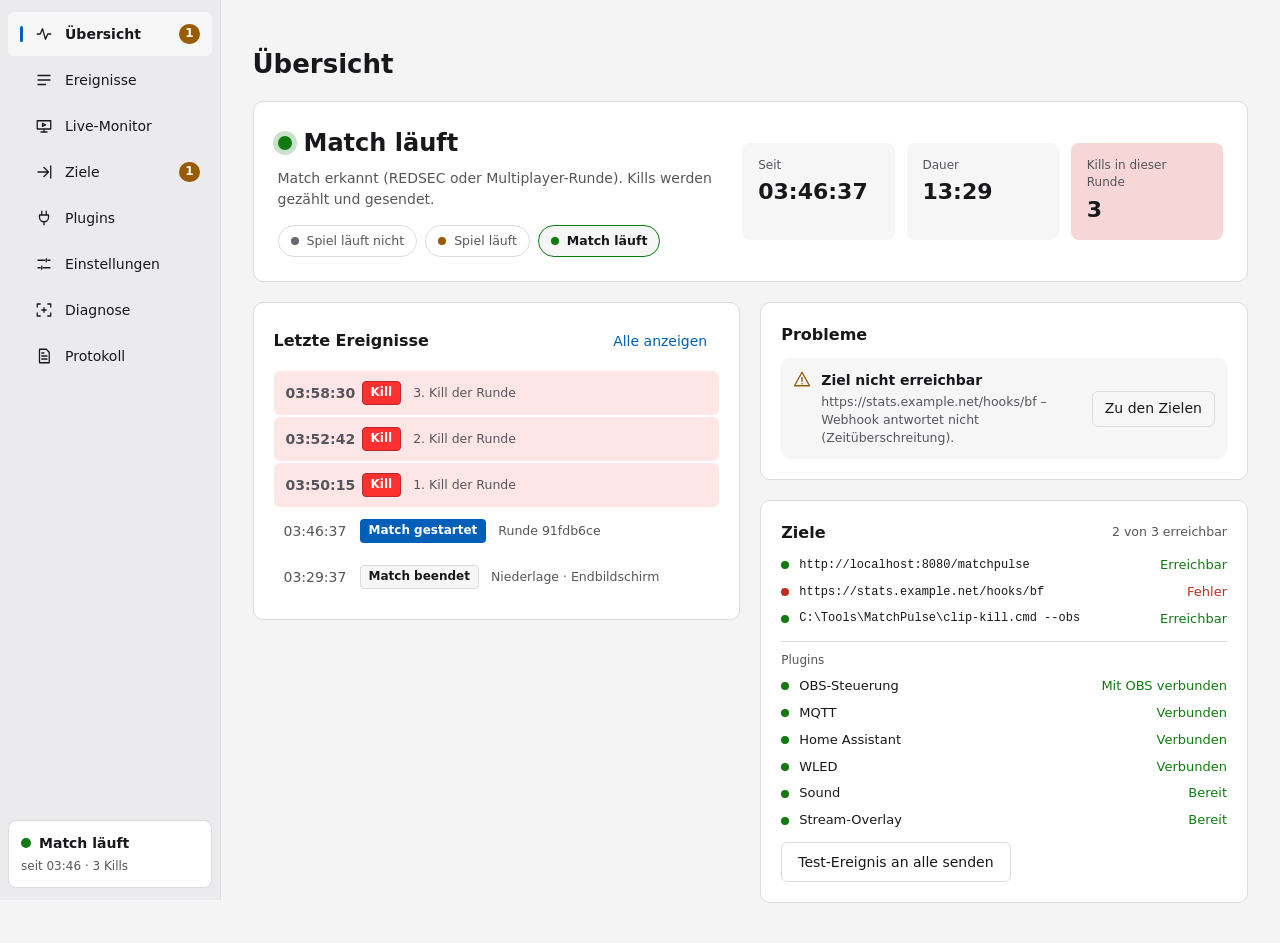
<file: src/MatchPulse/ui/index.html>
<!doctype html>
<html lang="de" data-theme="dark">
<head>
<meta charset="utf-8">
<meta name="viewport" content="width=device-width, initial-scale=1">
<meta http-equiv="Content-Security-Policy" content="default-src 'self'; img-src 'self' data: https://matchpulse.local; style-src 'self' 'unsafe-inline'; script-src 'self'">
<title>MatchPulse</title>
<link rel="stylesheet" href="css/tokens.css">
<link rel="stylesheet" href="css/app.css">
</head>
<body>
<div class="app">
  <nav class="sidebar" aria-label="Bereiche">
    <div id="nav" style="display:flex;flex-direction:column;gap:2px"></div>
    <div id="side-status" class="side-status"></div>
  </nav>
  <main id="main" class="main">
    <div id="toast" aria-live="polite"></div>
    <div id="main-content" class="stack" style="gap:20px"></div>
  </main>
</div>
<script src="js/i18n.js"></script>
<script src="js/mock-data.js"></script>
<script src="js/bridge.js"></script>
<script src="js/app.js"></script>
</body>
</html>
</file>
<file: src/MatchPulse/ui/css/tokens.css>
/* MatchPulse UI – Design-Tokens.
   Alle Farben, Schriften, Radien und Abstände der Oberfläche stehen hier.
   Das Design wird über das Attribut data-theme="dark|light" auf <html> gewählt
   (app.js setzt es aus der Einstellung "Design" bzw. aus prefers-color-scheme). */

:root,
:root[data-theme="dark"] {
  --bg: #1b1c1e;
  --side: #202124;
  --surface: #2a2b2e;
  --surface2: #323337;
  --hover: #3a3b40;
  --border: #3d3e43;
  --text: #f2f2f3;
  --muted: #b9babe;
  --accent: #60cdff;
  --accent-fg: #06121a;
  --ok: #6ccb5f;
  --warn: #ffb757;
  --warn-fg: #1a1100;
  --err: #ff9aa6;
  --err-fg: #1b0003;
  --idle: #a7a8ad;
  --code: #17181a;
  --game-bg: #2c3138;      /* Hintergrund der Spiel-Vorschauen (Diagnose, Kill-Markierung) */
  --game-frame: #3b4148;
  --game-text: #c9ced6;
  color-scheme: dark;
}

:root[data-theme="light"] {
  --bg: #f4f4f5;
  --side: #ebebed;
  --surface: #ffffff;
  --surface2: #f6f6f7;
  --hover: #e6e6e9;
  --border: #dcdce0;
  --text: #18181b;
  --muted: #55565c;
  --accent: #005fb8;
  --accent-fg: #ffffff;
  --ok: #0f7b0f;
  --warn: #9a5b00;
  --warn-fg: #ffffff;
  --err: #c42b1c;
  --err-fg: #ffffff;
  --idle: #686970;
  --code: #f1f1f3;
  color-scheme: light;
}

:root {
  --font: "Segoe UI Variable Text", "Segoe UI", system-ui, sans-serif;
  --font-display: "Segoe UI Variable Display", "Segoe UI", system-ui, sans-serif;
  --font-mono: "Cascadia Mono", Consolas, monospace;
  --fs-base: 14px;
  --fs-small: 12.5px;
  --fs-caption: 12px;
  --fs-h1: 26px;
  --fs-h2: 16px;
  --radius-s: 4px;
  --radius: 6px;
  --radius-m: 8px;
  --radius-l: 10px;
  --gap: 20px;
  --hit: 44px;          /* Mindesthöhe klickbarer Zeilen */
  --sidebar-w: 220px;
}
</file>
<file: src/MatchPulse/ui/css/app.css>
/* MatchPulse UI – Bausteine. Nur Tokens aus tokens.css verwenden. */

* { box-sizing: border-box; }
html, body { margin: 0; height: 100%; }
body { background: var(--bg); color: var(--text); font: var(--fs-base)/1.45 var(--font); }
button, select, input { font: inherit; color: inherit; }
button { cursor: pointer; }
button:disabled { cursor: default; opacity: .45; }
:focus-visible { outline: 2px solid var(--accent); outline-offset: 2px; }
h1 { margin: 0; font: 600 var(--fs-h1)/1.25 var(--font-display); }
h2 { margin: 0; font-size: var(--fs-h2); font-weight: 600; }
h3, .section-label { margin: 0; font-size: 13px; font-weight: 600; color: var(--muted); text-transform: uppercase; letter-spacing: .04em; }
p { margin: 0; }
.muted { color: var(--muted); }
.small { font-size: var(--fs-small); }
.caption { font-size: var(--fs-caption); }
.mono { font-family: var(--font-mono); font-size: 13px; }
.num { font-variant-numeric: tabular-nums; }
.ellipsis { white-space: nowrap; overflow: hidden; text-overflow: ellipsis; min-width: 0; }
.wrap-any { overflow-wrap: anywhere; }

/* Layout */
.app { display: flex; flex-wrap: wrap; min-height: 100vh; }
.sidebar { flex: 1 1 var(--sidebar-w); max-width: 100%; padding: 12px 8px; background: var(--side); border-right: 1px solid var(--border); display: flex; flex-direction: column; gap: 2px; }
.main { flex: 999 1 560px; min-width: 0; padding: 28px 32px 40px; display: flex; flex-direction: column; gap: var(--gap); }
.stack { display: flex; flex-direction: column; gap: 16px; }
.stack-s { display: flex; flex-direction: column; gap: 8px; }
.row-flex { display: flex; flex-wrap: wrap; align-items: center; gap: 12px; }
.cols { display: flex; flex-wrap: wrap; gap: var(--gap); align-items: flex-start; }
.grow { flex: 1; }
.narrow { max-width: 980px; }

/* Navigation */
.nav-item { display: flex; align-items: center; gap: 12px; min-height: var(--hit); padding: 0 12px; border: 0; border-radius: var(--radius); background: transparent; text-align: left; }
.nav-item:hover { background: var(--hover); }
.nav-item[aria-current="page"] { background: var(--surface2); font-weight: 600; }
.nav-item .bar { width: 3px; height: 16px; border-radius: 2px; background: transparent; }
.nav-item[aria-current="page"] .bar { background: var(--accent); }
.nav-item .label { flex: 1; }
.count { min-width: 20px; height: 20px; padding: 0 6px; border-radius: 10px; background: var(--warn); color: var(--warn-fg); font-size: 12px; font-weight: 700; display: inline-flex; align-items: center; justify-content: center; }
.side-status { margin-top: auto; padding: 12px; border-radius: var(--radius-m); background: var(--surface); border: 1px solid var(--border); display: flex; flex-direction: column; gap: 4px; }

/* Flächen */
.card { padding: 20px; border-radius: var(--radius-l); background: var(--surface); border: 1px solid var(--border); display: flex; flex-direction: column; gap: 12px; }
.card.flush { padding: 0; gap: 0; overflow: hidden; }
.tile { padding: 14px 16px; border-radius: var(--radius-m); background: var(--surface2); display: flex; flex-direction: column; gap: 2px; }
.tile .value { font-size: 22px; font-weight: 600; font-variant-numeric: tabular-nums; }
.notice { display: flex; gap: 10px; align-items: flex-start; padding: 12px; border-radius: var(--radius-m); background: var(--surface2); border: 1px solid var(--border); }
.notice.warn { border-color: var(--warn); }
.notice.error { color: var(--err); }
.empty { padding: 24px; border-radius: var(--radius-l); border: 1px dashed var(--border); color: var(--muted); }
.toast { display: flex; align-items: center; gap: 10px; padding: 10px 14px; border-radius: var(--radius-m); background: var(--surface2); border: 1px solid var(--border); }

/* Status */
.dot { width: 8px; height: 8px; border-radius: 50%; flex: none; background: var(--idle); display: inline-block; }
.dot.l { width: 14px; height: 14px; }
.s-off { --s: var(--idle); } .s-game { --s: var(--warn); } .s-match { --s: var(--ok); }
.st-ok { --s: var(--ok); } .st-err { --s: var(--err); } .st-warn { --s: var(--warn); } .st-idle { --s: var(--idle); }
[class*="s-"] .dot, [class*="st-"] .dot, .dot[class*="s-"], .dot[class*="st-"] { background: var(--s); }
.status-text { display: inline-flex; align-items: center; gap: 6px; font-size: 13px; font-weight: 600; color: var(--s); }
.st-idle.status-text { color: var(--muted); }
.halo { box-shadow: 0 0 0 5px color-mix(in srgb, var(--s) 22%, transparent); }
.steps { display: flex; flex-wrap: wrap; gap: 8px; }
.step { display: inline-flex; align-items: center; gap: 8px; padding: 6px 12px; border-radius: 16px; font-size: 12.5px; border: 1px solid var(--border); color: var(--muted); }
.step.on { border-color: var(--s); background: var(--surface2); color: var(--text); font-weight: 600; }

/* Knöpfe */
.btn { min-height: 40px; padding: 0 16px; border: 1px solid var(--border); border-radius: var(--radius); background: transparent; white-space: nowrap; }
.btn:hover:not(:disabled) { background: var(--hover); }
.btn.s { min-height: 36px; padding: 0 12px; }
.btn.primary { border: 0; background: var(--accent); color: var(--accent-fg); font-weight: 600; }
.btn.primary:hover:not(:disabled) { background: color-mix(in srgb, var(--accent) 88%, var(--text)); }
.btn.danger { color: var(--err); }
.btn.danger-solid { border: 0; background: var(--err); color: var(--err-fg); font-weight: 600; }
.btn.link { border: 0; color: var(--accent); }
.icon-btn { width: 36px; height: 36px; border: 0; border-radius: var(--radius); background: transparent; display: inline-flex; align-items: center; justify-content: center; }
.icon-btn:hover { background: var(--hover); }
.segmented { display: flex; gap: 4px; padding: 3px; border-radius: var(--radius-m); background: var(--surface); border: 1px solid var(--border); }
.segmented button { min-height: 34px; padding: 0 14px; border: 0; border-radius: var(--radius); background: transparent; }
.segmented button[aria-pressed="true"], .segmented button[aria-checked="true"] { background: var(--accent); color: var(--accent-fg); font-weight: 600; }

/* Formulare */
.field { display: flex; flex-direction: column; gap: 4px; }
.field > span { font-size: var(--fs-caption); color: var(--muted); }
.input, .select { min-height: 38px; padding: 0 10px; border-radius: var(--radius); border: 1px solid var(--border); background: var(--surface2); }
.input.mono { font-family: var(--font-mono); }
.check { width: 20px; height: 20px; accent-color: var(--accent); }
.range { accent-color: var(--accent); }
.setting { display: flex; flex-wrap: wrap; gap: 8px 24px; align-items: center; padding: 14px 20px; border-bottom: 1px solid var(--border); }
.setting:last-child { border-bottom: 0; }
.setting .text { flex: 1 1 300px; display: flex; flex-direction: column; }
.setting .text label, .setting .text .title { font-weight: 500; }
.setting .text .desc { font-size: var(--fs-small); color: var(--muted); }
.next-start { font-size: var(--fs-caption); color: var(--warn); }
.settings-group > h2 { padding: 16px 20px 4px; font-size: 13px; color: var(--muted); text-transform: uppercase; letter-spacing: .04em; }
.save-bar { position: sticky; bottom: 0; display: flex; flex-wrap: wrap; align-items: center; gap: 12px; padding: 14px 20px; border-radius: var(--radius-l); background: var(--surface2); border: 1px solid var(--border); }

/* Listen */
.list { display: flex; flex-direction: column; gap: 2px; padding: 4px; }
.list-item { display: flex; align-items: center; gap: 12px; min-height: var(--hit); padding: 0 10px; border: 0; border-radius: var(--radius); background: transparent; text-align: left; width: 100%; }
.list-item:hover { background: var(--hover); }
.ev-grid { display: grid; grid-template-columns: 80px 150px minmax(0, 1fr) 90px; gap: 12px; align-items: center; }
.ev-head { padding: 10px 16px; font-size: 12px; color: var(--muted); border-bottom: 1px solid var(--border); }
.ev-row { padding: 0 12px; }
.ev-row.kill { background: color-mix(in srgb, var(--marker) 12%, transparent); font-weight: 600; }
.ev-row[aria-pressed="true"] { outline: 2px solid var(--accent); outline-offset: -2px; }
.badge { display: inline-block; padding: 2px 8px; border-radius: var(--radius-s); font-size: 12px; font-weight: 600; background: var(--surface2); border: 1px solid var(--border); color: var(--text); }
.badge.kill { background: var(--marker); color: var(--marker-fg); border-color: color-mix(in srgb, var(--marker) 70%, var(--text)); }
.badge.start { background: var(--accent); color: var(--accent-fg); border-color: transparent; }
pre.json { margin: 0; padding: 16px; border-radius: var(--radius-m); background: var(--code); border: 1px solid var(--border); font: 12.5px/1.6 var(--font-mono); white-space: pre-wrap; overflow-wrap: anywhere; }
.select-card { border-radius: var(--radius-l); border: 1px solid var(--border); background: var(--surface); }
.select-card[aria-current="true"] { border-color: var(--accent); background: var(--surface2); }
.rule { display: flex; flex-wrap: wrap; align-items: center; gap: 10px; padding: 8px 10px; border-radius: var(--radius-m); background: var(--surface2); }
.rule .select, .rule .input { background: var(--surface); min-height: 36px; }

/* Protokoll */
.log { border-radius: var(--radius-l); background: var(--code); border: 1px solid var(--border); padding: 8px 0; overflow-x: auto; }
.log-line { display: grid; grid-template-columns: 76px 72px minmax(0, 1fr); gap: 12px; padding: 5px 18px; font: 12.5px/1.45 var(--font-mono); }
.log-line .lvl { font-weight: 600; color: var(--muted); }
.log-line.EVENT .lvl { color: var(--accent); }
.log-line.WARN { background: color-mix(in srgb, var(--warn) 9%, transparent); }
.log-line.WARN .lvl { color: var(--warn); }

/* Spiel-Vorschauen */
.game-view { border-radius: var(--radius-m); background: var(--game-bg); padding: 16px; display: flex; flex-direction: column; gap: 14px; color: var(--game-text); }
.game-view .section-label { color: var(--game-text); font-size: 11px; letter-spacing: .06em; }
.frames { display: grid; grid-template-columns: repeat(5, minmax(0, 1fr)); gap: 8px; }
.frames figure { margin: 0; display: flex; flex-direction: column; align-items: center; gap: 4px; font-size: 11px; }
.frames svg, .marker-preview { border-radius: var(--radius); background: var(--game-frame); }
.diag-shot { width: 100%; border-radius: var(--radius-m); display: block; }
.swatch { width: 44px; height: 44px; border-radius: var(--radius-m); border: 2px solid transparent; background: var(--surface2); display: inline-flex; align-items: center; justify-content: center; padding: 0; }
.swatch[aria-pressed="true"] { border-color: var(--accent); }
.swatch span { width: 26px; height: 26px; border-radius: 50%; box-shadow: inset 0 0 0 1px rgba(0,0,0,.25); }

/* Side by side (220 + 560 px), the menu stays put while the page scrolls. */
@media (min-width: 800px) {
  .sidebar { position: sticky; top: 0; align-self: flex-start; height: 100vh; overflow-y: auto; }
}

@media (max-width: 640px) {
  .main { padding: 20px 16px 32px; }
  .ev-grid { grid-template-columns: 70px 1fr; }
  .ev-grid > :nth-child(n+3) { display: none; }
}
</file>
